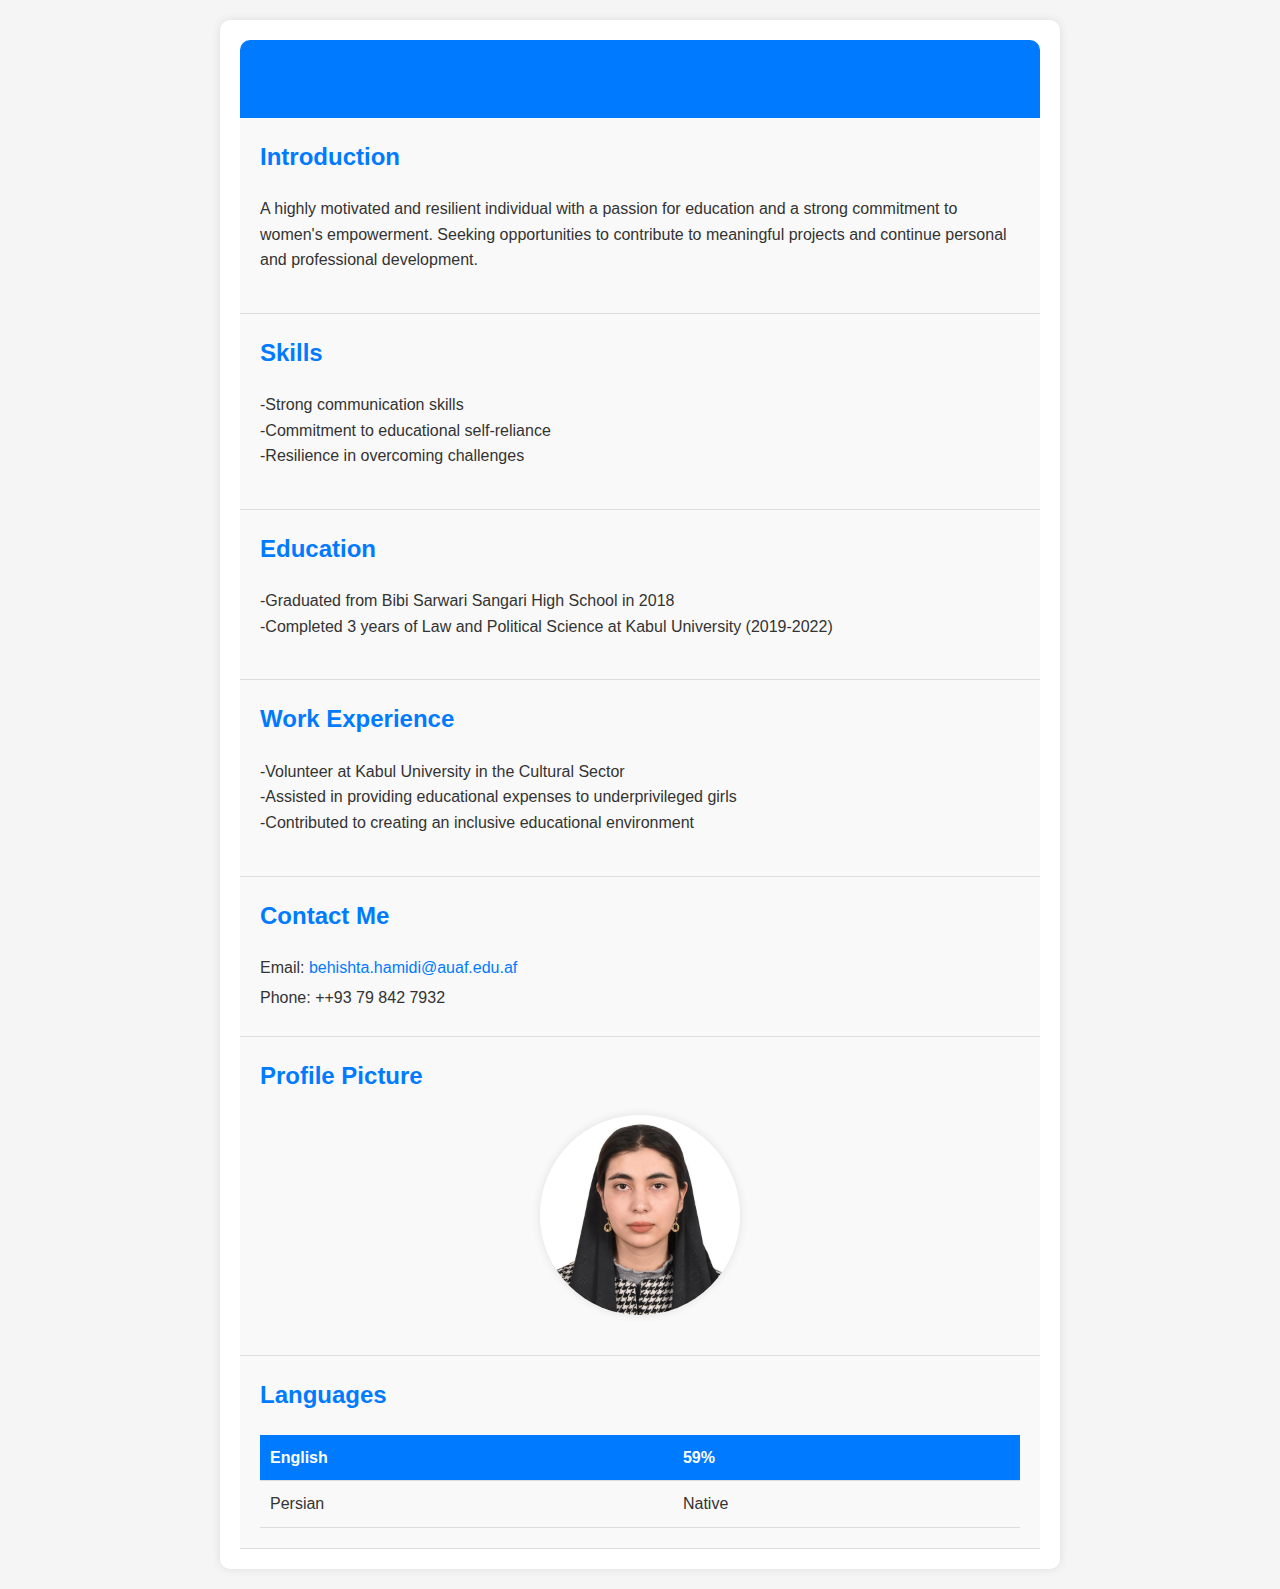
<file: index.html>
<!DOCTYPE html>
<html lang="en">

<head>
  <meta charset="UTF-8">
  <meta name="viewport" content="width=device-width, initial-scale=1.0">
  <title>My Bio</title>
  <style>
    /* General styles */
    body {
      font-family: Arial, sans-serif;
      margin: 0;
      padding: 0;
      background-color: #f5f5f5;
      color: #333;
      line-height: 1.6;
    }

    .container {
      max-width: 800px;
      margin: 20px auto;
      padding: 20px;
      background-color: #fff;
      border-radius: 10px;
      box-shadow: 0 0 10px rgba(0, 0, 0, 0.1);
    }

    h1,
    h2,
    h3 {
      color: #007bff;
      margin-top: 0;
    }

    p {
      margin: 0 0 20px;
    }

    ul {
      margin: 0;
      padding: 0;
    }

    li {
      list-style: none;
      margin-bottom: 5px;
    }

    a {
      color: #007bff;
      text-decoration: none;
    }

    a:hover {
      text-decoration: underline;
    }

    /* Header */
    header {
      background-color: #007bff;
      color: #fff;
      padding: 10px 20px;
      border-top-left-radius: 10px;
      border-top-right-radius: 10px;
    }

    header h1 {
      font-size: 36px;
      margin: 0;
    }

    /* Introduction and Skills sections */
    .section {
      background-color: #f9f9f9;
      padding: 20px;
      border-bottom: 1px solid #ddd;
    }

    .section h2 {
      font-size: 24px;
      margin-top: 0;
    }

    /* Profile Picture */
    .profile-pic {
      display: block;
      margin: 20px auto;
      border-radius: 50%;
      box-shadow: 0 0 10px rgba(0, 0, 0, 0.1);
    }

    /* Form */
    form {
      margin-bottom: 20px;
    }

    label {
      font-weight: bold;
    }

    textarea {
      width: 100%;
      padding: 10px;
      border-radius: 5px;
      border: 1px solid #ddd;
    }

    input[type="submit"] {
      background-color: #007bff;
      color: #fff;
      border: none;
      padding: 10px 20px;
      border-radius: 5px;
      cursor: pointer;
    }

    input[type="submit"]:hover {
      background-color: #0056b3;
    }

    /* Skills Table */
    table {
      width: 100%;
      border-collapse: collapse;
    }

    th,
    td {
      padding: 10px;
      border-bottom: 1px solid #ddd;
      text-align: left;
    }

    th {
      background-color: #007bff;
      color: #fff;
    }
  </style>
</head>

<body>
  <div class="container">
    <header>
      <h1>My Bio</h1>
    </header>

    <section class="section">
      <h2>Introduction</h2>
      <p></p>
      A highly motivated and resilient individual with a passion for education and a strong commitment to women's
      empowerment. Seeking opportunities to contribute to meaningful projects and continue personal and professional
      development.
      </p>
    </section>

    <section class="section">
      <h2>Skills</h2>
      <p></p>
      -Strong communication skills<br />
      -Commitment to educational self-reliance<br />
      -Resilience in overcoming challenges
      </p>
    </section>

    <section class="section">
      <h2>Education</h2>
      <p>
        -Graduated from Bibi Sarwari Sangari High School in 2018 <br />
        -Completed 3 years of Law and Political Science at Kabul University (2019-2022)
      </p>
    </section>

    <section class="section">
      <h2>Work Experience</h2>
      <p>
        -Volunteer at Kabul University in the Cultural Sector<br />
        -Assisted in providing educational expenses to underprivileged girls<br />
        -Contributed to creating an inclusive educational environment
      </p>
    </section>

    <section class="section">
      <h2>Contact Me</h2>
      <ul>
        <li>Email: <a href="mailto:behishta.hamidi@auaf.edu.af">behishta.hamidi@auaf.edu.af</a></li>
        <li>Phone: ++93 79 842 7932</li>
      </ul>
    </section>

    <section class="section">
      <h2>Profile Picture</h2>
      <img class="profile-pic" src="beheshta.png" alt="Profile Picture" width="200">
    </section>
    <section class="section">
      <h2>Languages</h2>
      <table>
        <tr>
          <th>English</th>
          <th>59%</th>
        </tr>
        <tr>
          <td>Persian</td>
          <td>Native</td>
        </tr>
      </table>
    </section>
  </div>
</body>

</html>
</file>
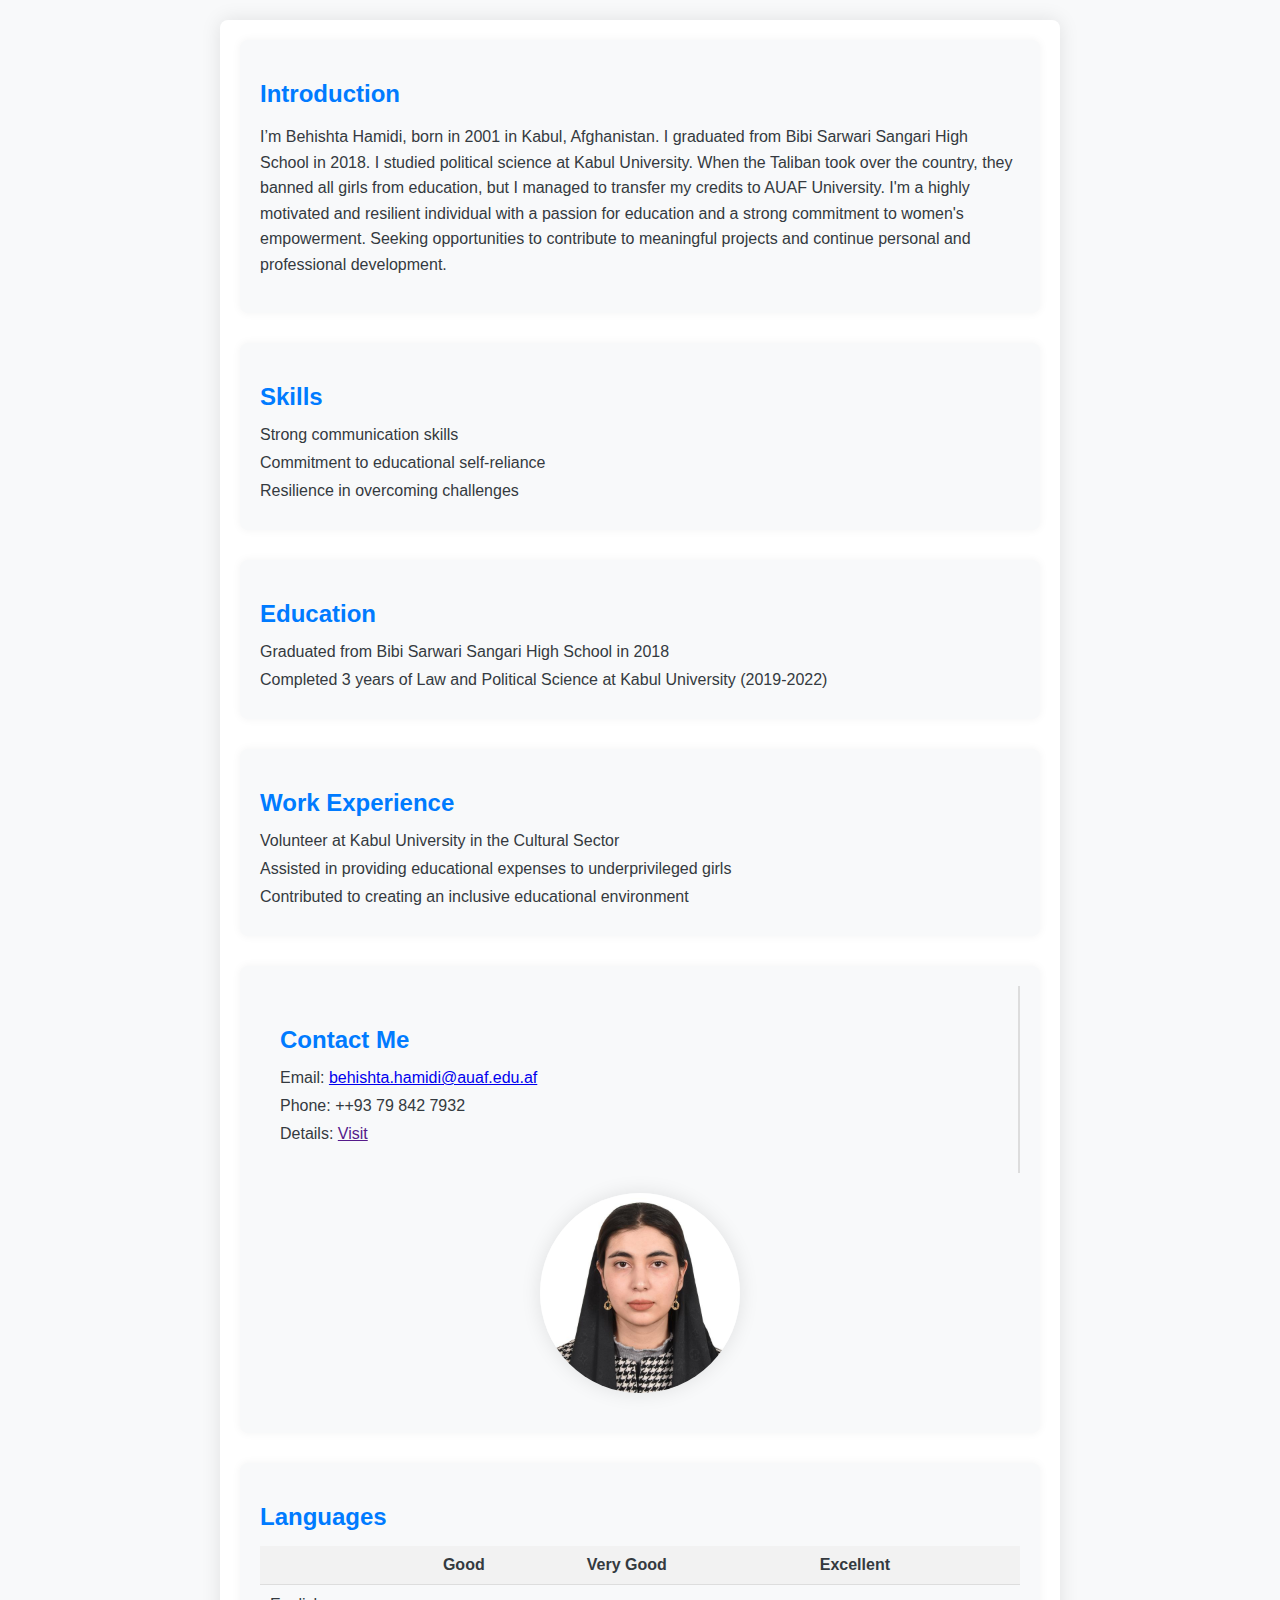
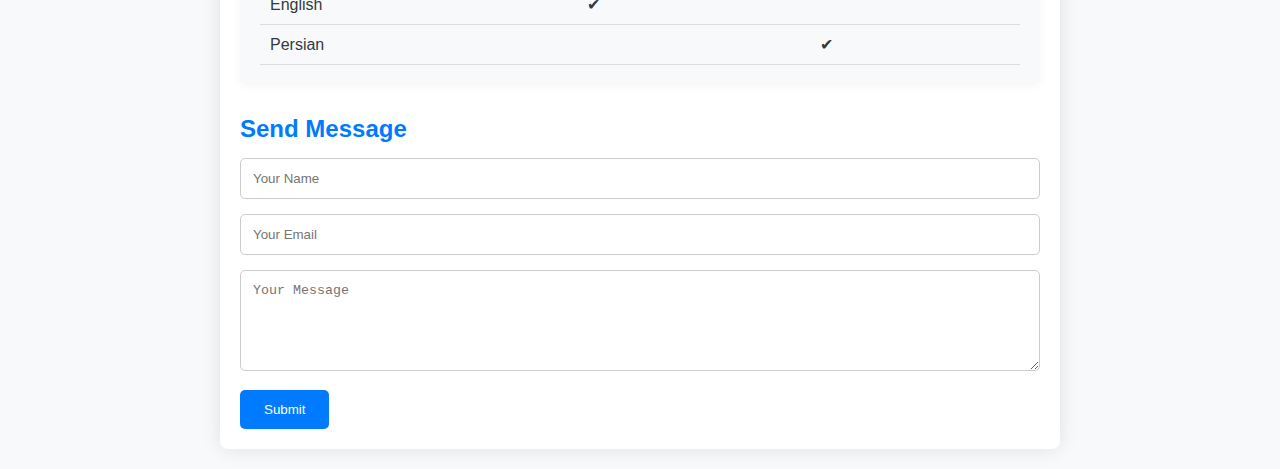
<file: beheshta/index.html>
<!DOCTYPE html>
<html lang="en">
<head>
    <meta charset="UTF-8">
    <meta name="viewport" content="width=device-width, initial-scale=1.0">
    <link rel="stylesheet" href="style.css">
    <title>My Bio</title>
    <style>
        
    </style>
</head>
<body>
    <div class="container">
        <section class="section">
            <h2>Introduction</h2>
            <p>
                I’m Behishta Hamidi, born in 2001 in Kabul, Afghanistan. I graduated from Bibi Sarwari Sangari High School in 2018. I studied political science at Kabul University. When the Taliban took over the country, they banned all girls from education, but I managed to transfer my credits to AUAF University. I'm a highly motivated and resilient individual with a passion for education and a strong commitment to women's empowerment. Seeking opportunities to contribute to meaningful projects and continue personal and professional development.
            </p>
        </section>

        <section class="section">
            <h2>Skills</h2>
            <ul>
                <li>Strong communication skills</li>
                <li>Commitment to educational self-reliance</li>
                <li>Resilience in overcoming challenges</li>
            </ul>
        </section>

        <section class="section">
            <h2>Education</h2>
            <ul>
                <li>Graduated from Bibi Sarwari Sangari High School in 2018</li>
                <li>Completed 3 years of Law and Political Science at Kabul University (2019-2022)</li>
            </ul>
        </section>

        <section class="section">
            <h2>Work Experience</h2>
            <ul>
                <li>Volunteer at Kabul University in the Cultural Sector</li>
                <li>Assisted in providing educational expenses to underprivileged girls</li>
                <li>Contributed to creating an inclusive educational environment</li>
            </ul>
        </section>

        <section class="section contact-profile-section">
          <div class="contact-info">
              <h2>Contact Me</h2>
              <ul>
                  <li>Email: <a href="mailto:behishta.hamidi@auaf.edu.af">behishta.hamidi@auaf.edu.af</a></li>
                  <li>Phone: ++93 79 842 7932</li>
                  <li>Details: <a href="">Visit</a></li>
              </ul>
          </div>
          <div class="profile-picture">
              <img class="profile-pic" src="beheshta.png" alt="Profile Picture">
          </div>
      </section>
      

        <section class="section">
            <h2>Languages</h2>
            <table>
                <tr>
                    <th></th>
                    <th>Good</th>
                    <th>Very Good</th>
                    <th>Excellent</th>
                </tr>
                <tr>
                    <td>English</td>
                    <td></td>
                    <td>✔</td>
                    <td></td>
                </tr>
                <tr>
                    <td>Persian</td>
                    <td></td>
                    <td></td>
                    <td>✔</td>
                </tr>
            </table>
        </section>

        
        <section class="form-section">
            <h2>Send Message</h2>
            <div class="form">
                <form>
                    <div class="form-group">
                        <input type="text" name="name" id="name" placeholder="Your Name">
                    </div>
                    <div class="form-group">
                        <input type="email" name="email" id="email" placeholder="Your Email">
                    </div>
                    <div class="form-group">
                        <textarea name="details" id="details" cols="30" rows="5" placeholder="Your Message"></textarea>
                    </div>
                    <button type="submit" name="submit" id="submit">Submit</button>
                </form>
            </div>
        </section>
    </div>
</body>
</html>
</file>
<file: beheshta/style.css>
body {
  font-family: 'Segoe UI', Tahoma, Geneva, Verdana, sans-serif;
  margin: 0;
  padding: 0;
  background-color: #f8f9fa;
  color: #343a40;
}

.container {
  max-width: 800px;
  margin: 20px auto;
  padding: 20px;
  background-color: #fff;
  border-radius: 8px;
  box-shadow: 0 0 20px rgba(0, 0, 0, 0.1);
}

header {
  text-align: center;
  margin-bottom: 30px;
}

h1 {
  margin: 10px 0;
  color: #007bff;
  text-shadow: 2px 2px 2px rgba(0, 0, 0, 0.2);
}

.section {
  margin-bottom: 30px;
  background-color: #f8f9fa;
  padding: 20px;
  border-radius: 8px;
  box-shadow: 0 0 10px rgba(0, 0, 0, 0.05);
}

h2 {
  color: #007bff;
  margin-bottom: 15px;
}

p {
  line-height: 1.6;
}

ul {
  padding: 0;
  list-style-type: none;
  margin: 0;
}

li {
  margin-bottom: 10px;
}

table {
  width: 100%;
  border-collapse: collapse;
  margin-top: 10px;
}

th, td {
  padding: 10px;
  text-align: left;
  border-bottom: 1px solid #ddd;
}

th {
  background-color: #f2f2f2;
}

input[type="text"],
input[type="email"],
textarea {
  width: 100%;
  padding: 12px;
  margin-bottom: 15px;
  border: 1px solid #ccc;
  border-radius: 5px;
  box-sizing: border-box;
}

button {
  background-color: #007bff;
  color: #fff;
  border: none;
  padding: 12px 24px;
  border-radius: 5px;
  cursor: pointer;
  transition: background-color 0.3s ease;
}

button:hover {
  background-color: #0056b3;
}

.contact-profile-section {
  display: flex;
  flex-wrap: wrap;
  align-items: center;
}

.contact-info, .profile-picture {
  flex: 1 1 50%;
  padding: 20px;
}

.contact-info {
  border-right: 2px solid #ddd;
}

.profile-picture {
  display: flex;
  flex-direction: column;
  align-items: center;
}

.profile-pic {
  max-width: 200px;
  height: auto;
  border-radius: 50%;
  box-shadow: 0 0 20px rgba(0, 0, 0, 0.1);
}

@media only screen and (max-width: 600px) {
  .container {
      padding: 15px;
  }
  h1 {
      font-size: 24px;
  }
  h2 {
      font-size: 20px;
  }
  .profile-pic {
      max-width: 150px;
  }
}
</file>
